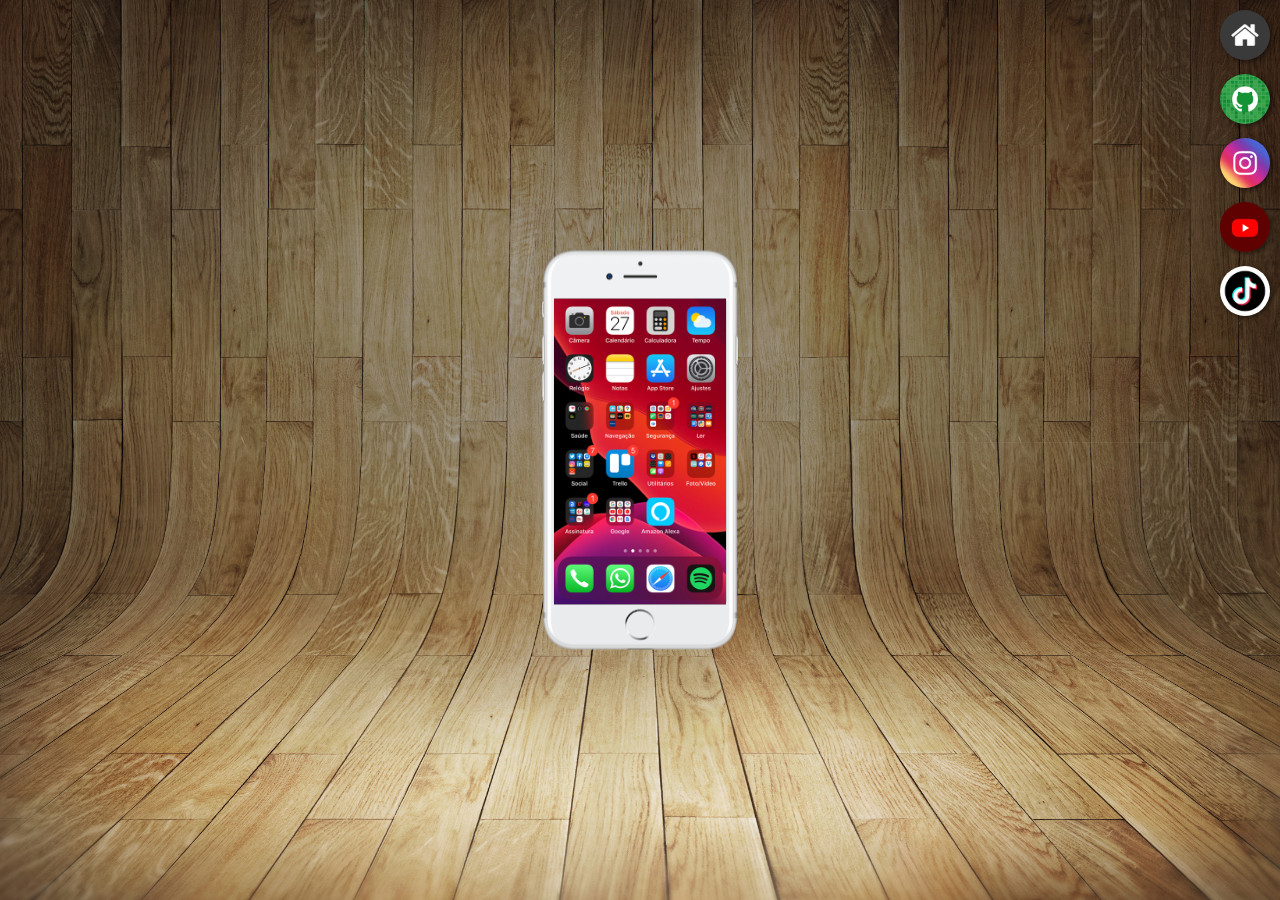
<file: index.html>
<!DOCTYPE html>
<html lang="pt-br">
<head>
    <meta charset="UTF-8">
    <meta name="viewport" content="width=device-width, initial-scale=1.0">
    <link rel="shortcut icon" href="favicon.ico" type="image/x-icon">
    <link rel="stylesheet" href="estilos/style.css">
    <title>Projeto Redes Sociais</title>
</head>
<body>
    <main>
        <section id="telefone">
            <iframe src="home.html" frameborder="0" name="tela" id="tela">
                Seu Navegador não é compatível com isso
            </iframe>
        </section>
        <section id="redes-sociais">
            <a href="home.html" target="tela"><img src="imagens/logo-home.jpg" alt="Home"></a>
            <a href="github.html" target="tela"><img src="imagens/logo-github.jpg" alt="GitHub"></a>
            <a href="instagram.html" target="tela"><img src="imagens/logo-instagram.jpg" alt="Instagram"></a>
            <a href="youtube.html" target="tela"><img src="imagens/logo-youtube.jpg" alt="YouTube"></a>
            <a href="tiktok.html" target="tela"><img src="imagens/logo-tiktok.png" alt="TikTok"></a>
        </section>
    </main>
</body>
</html>
</file>
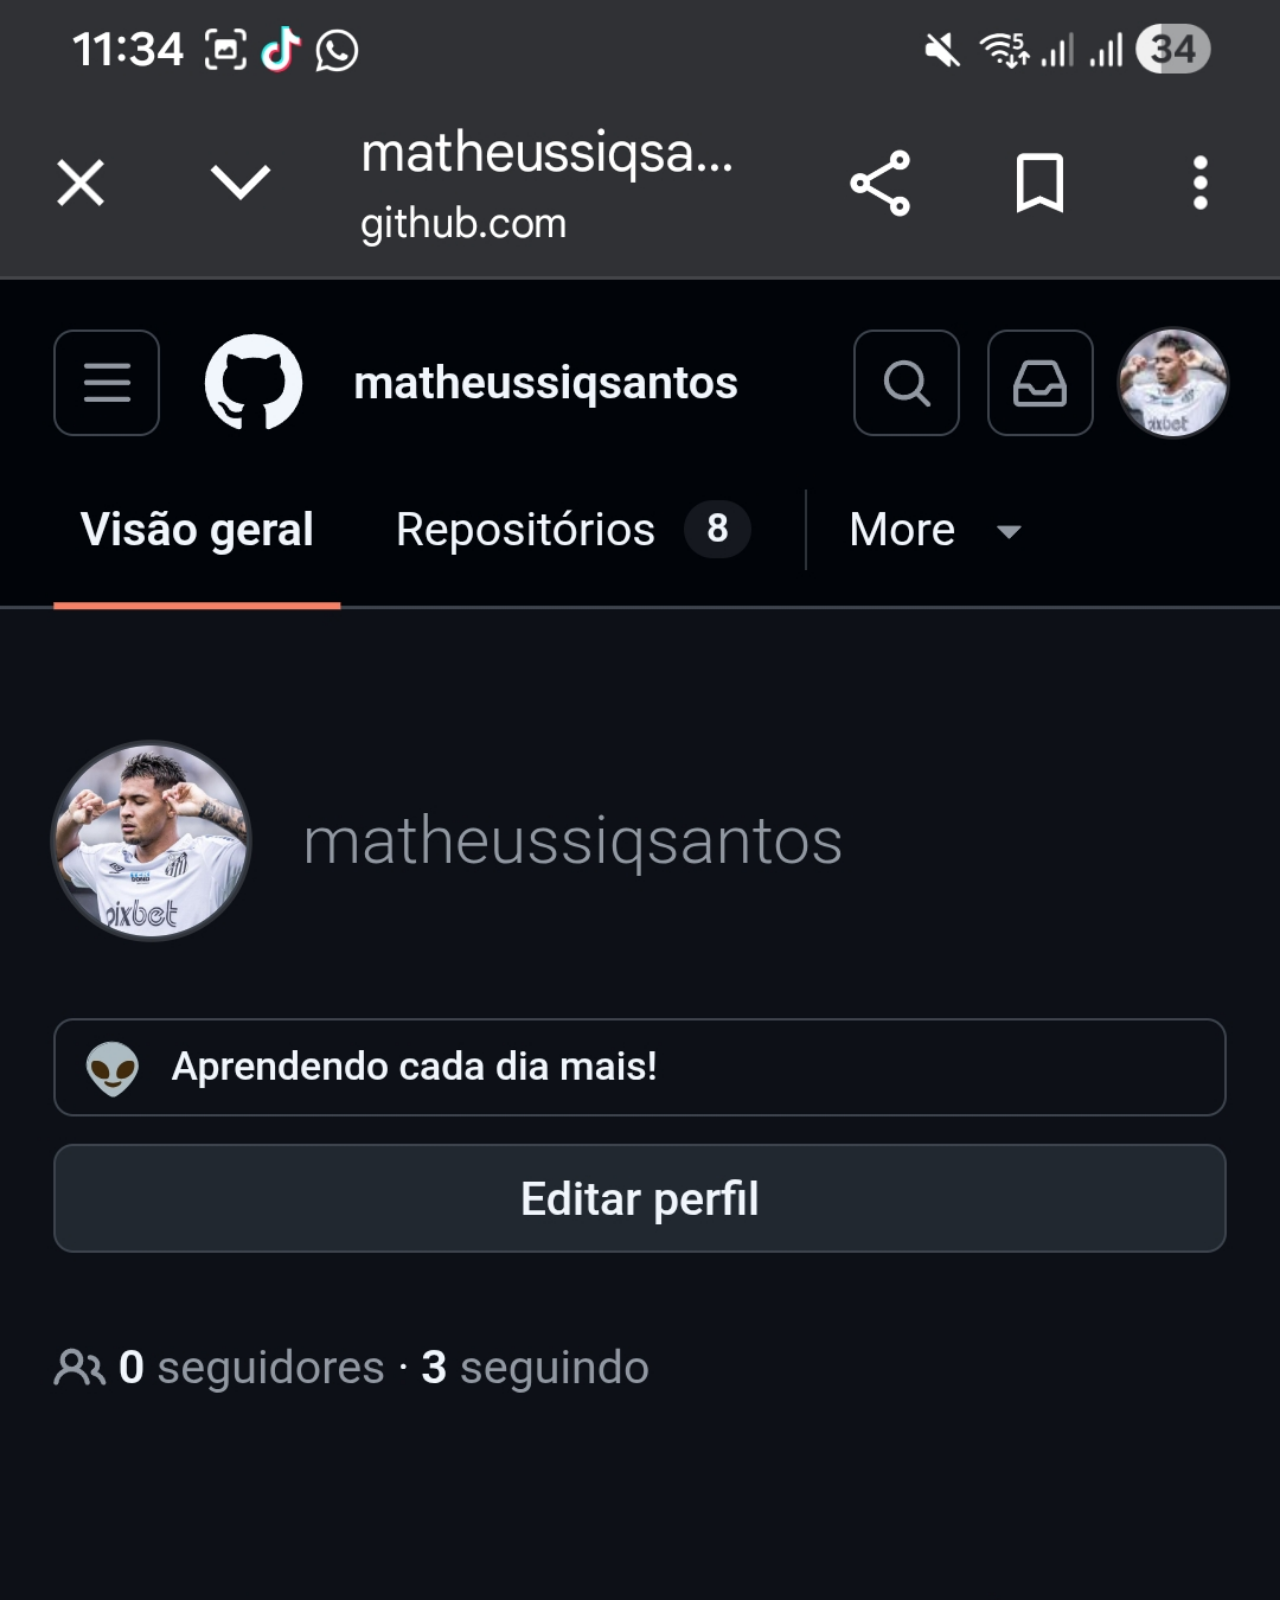
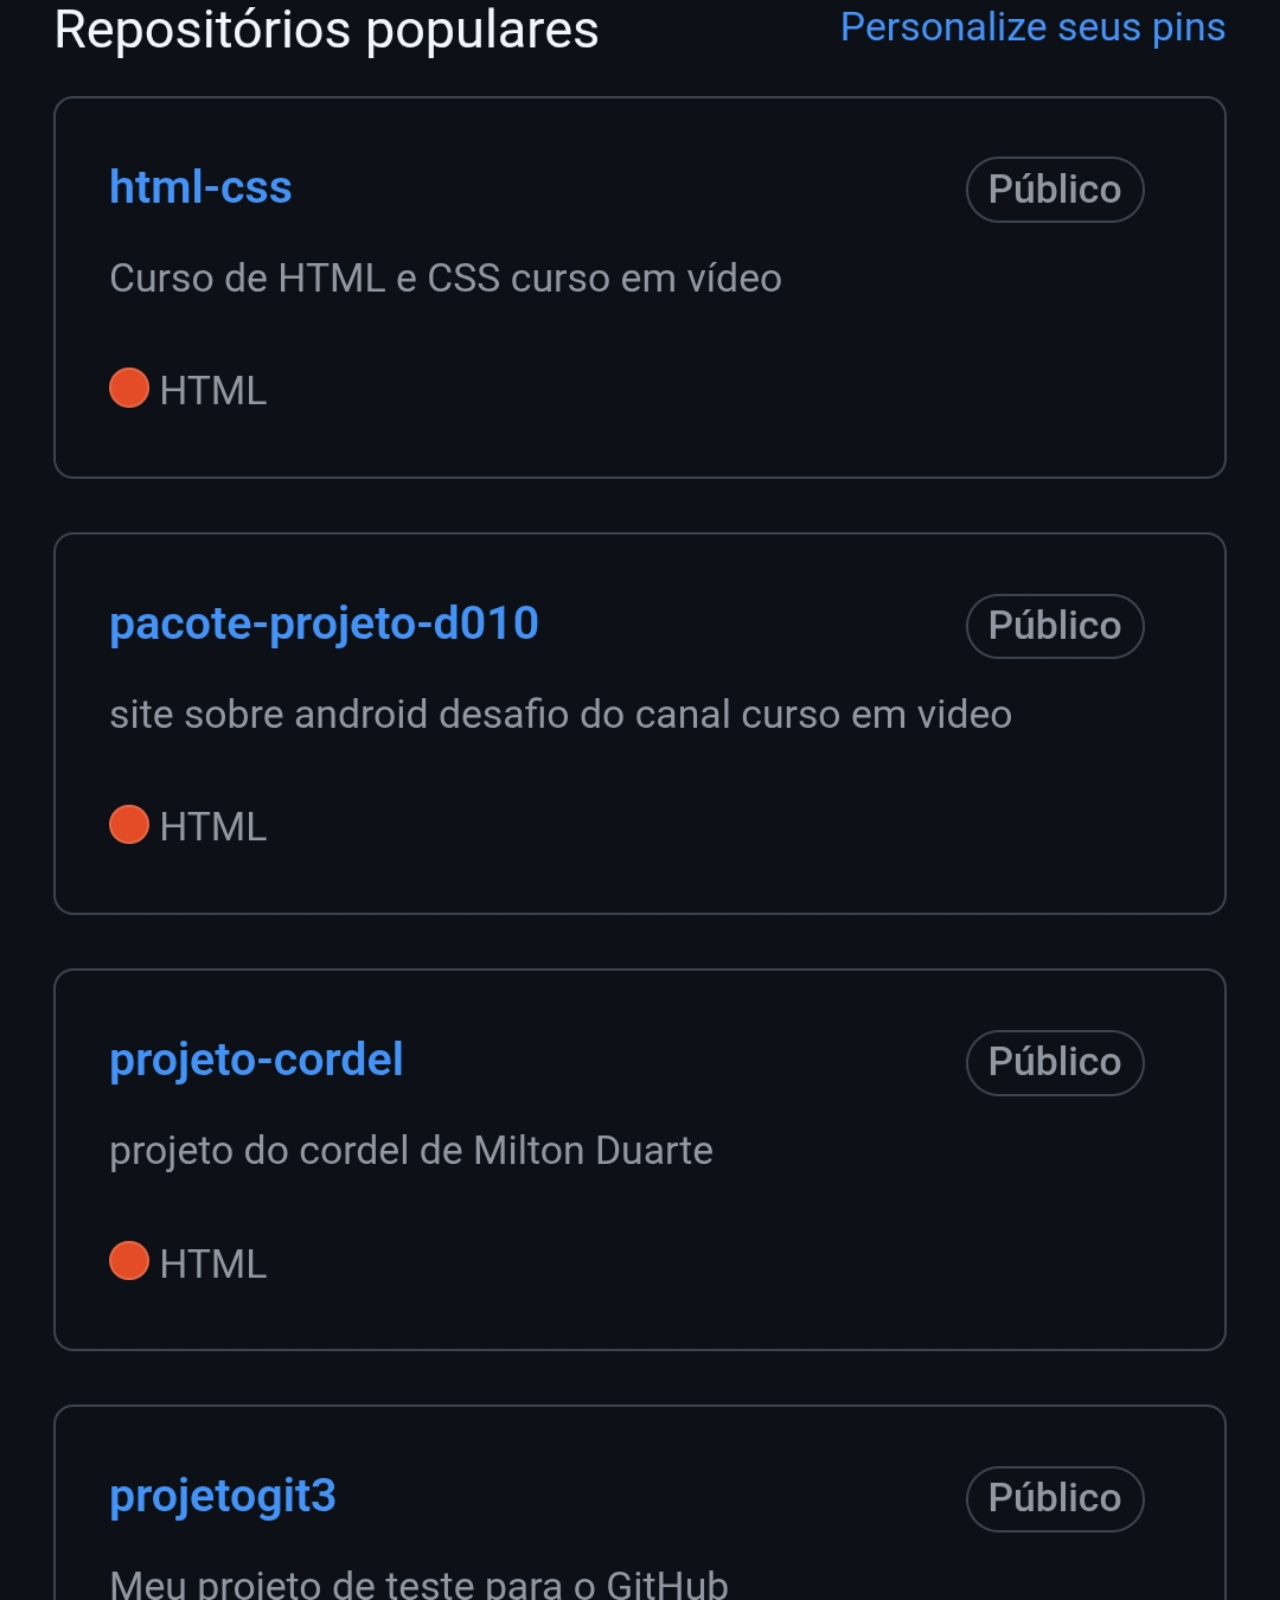
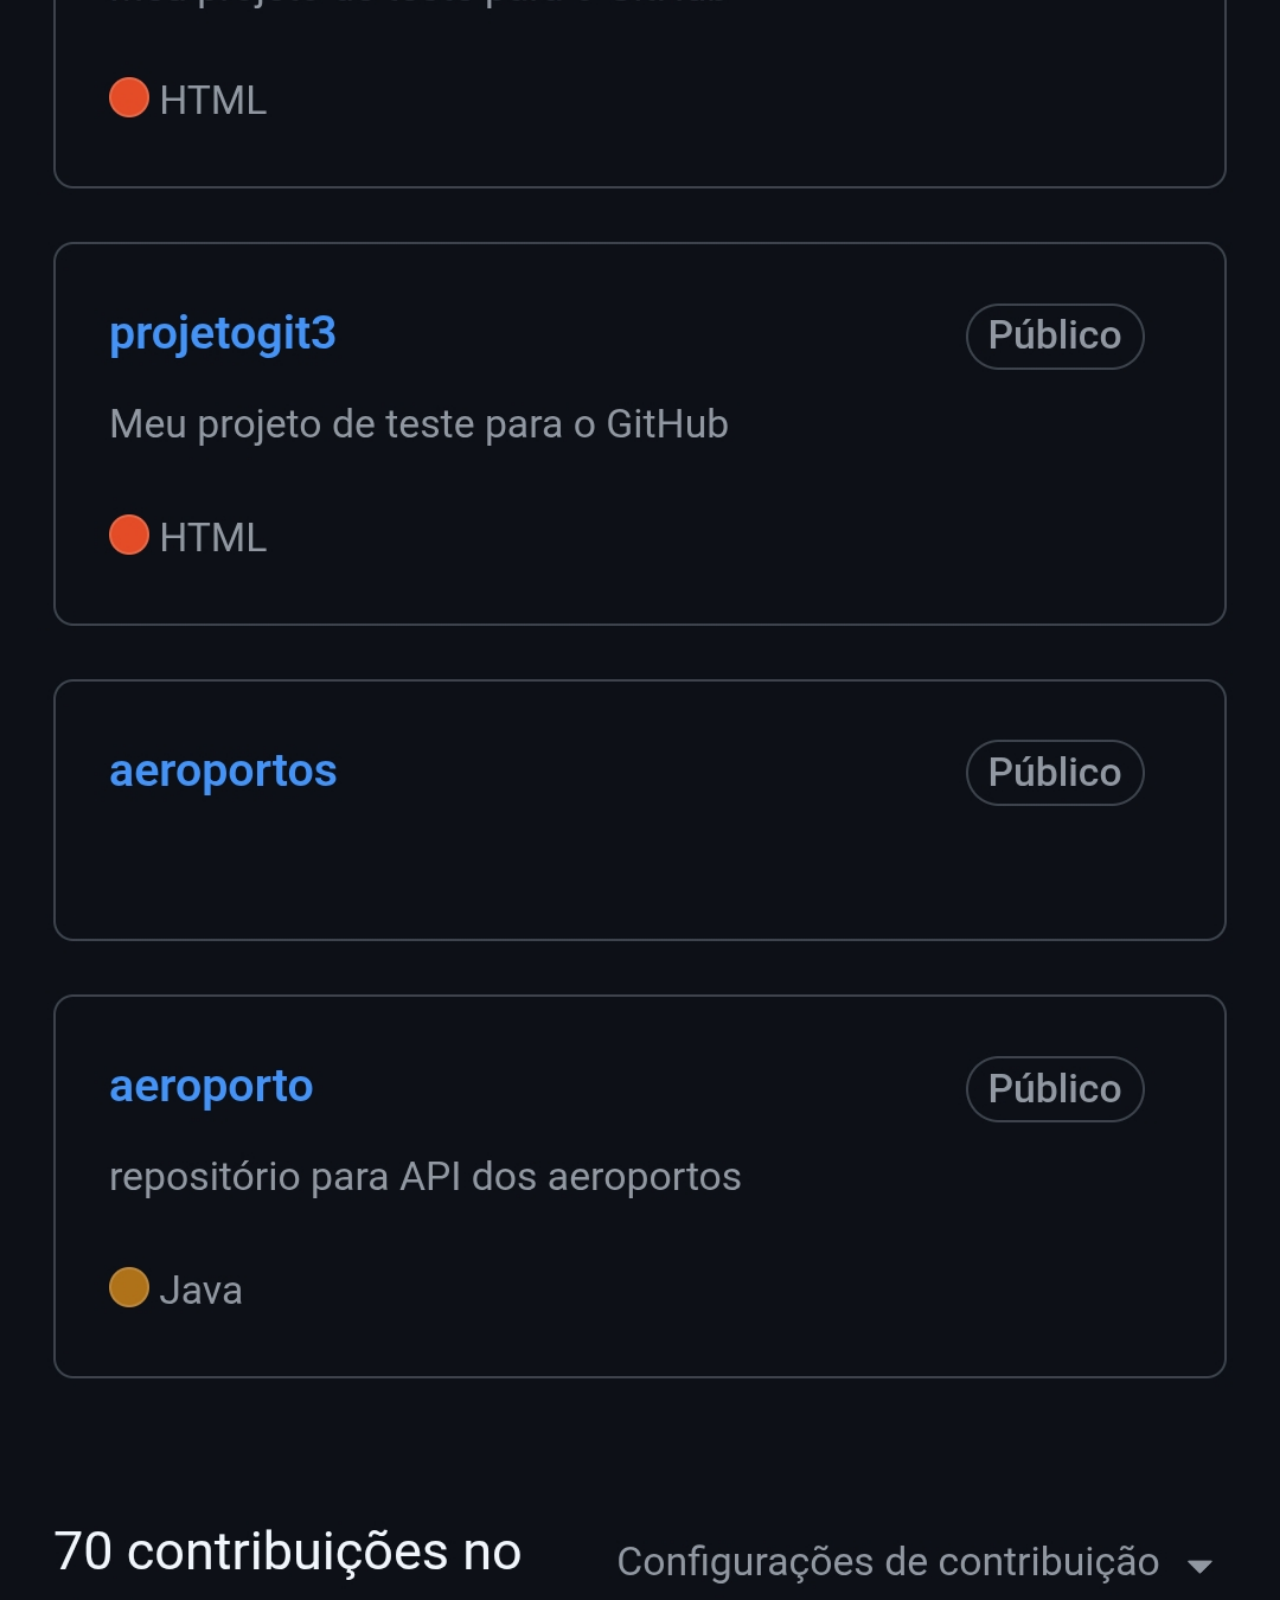
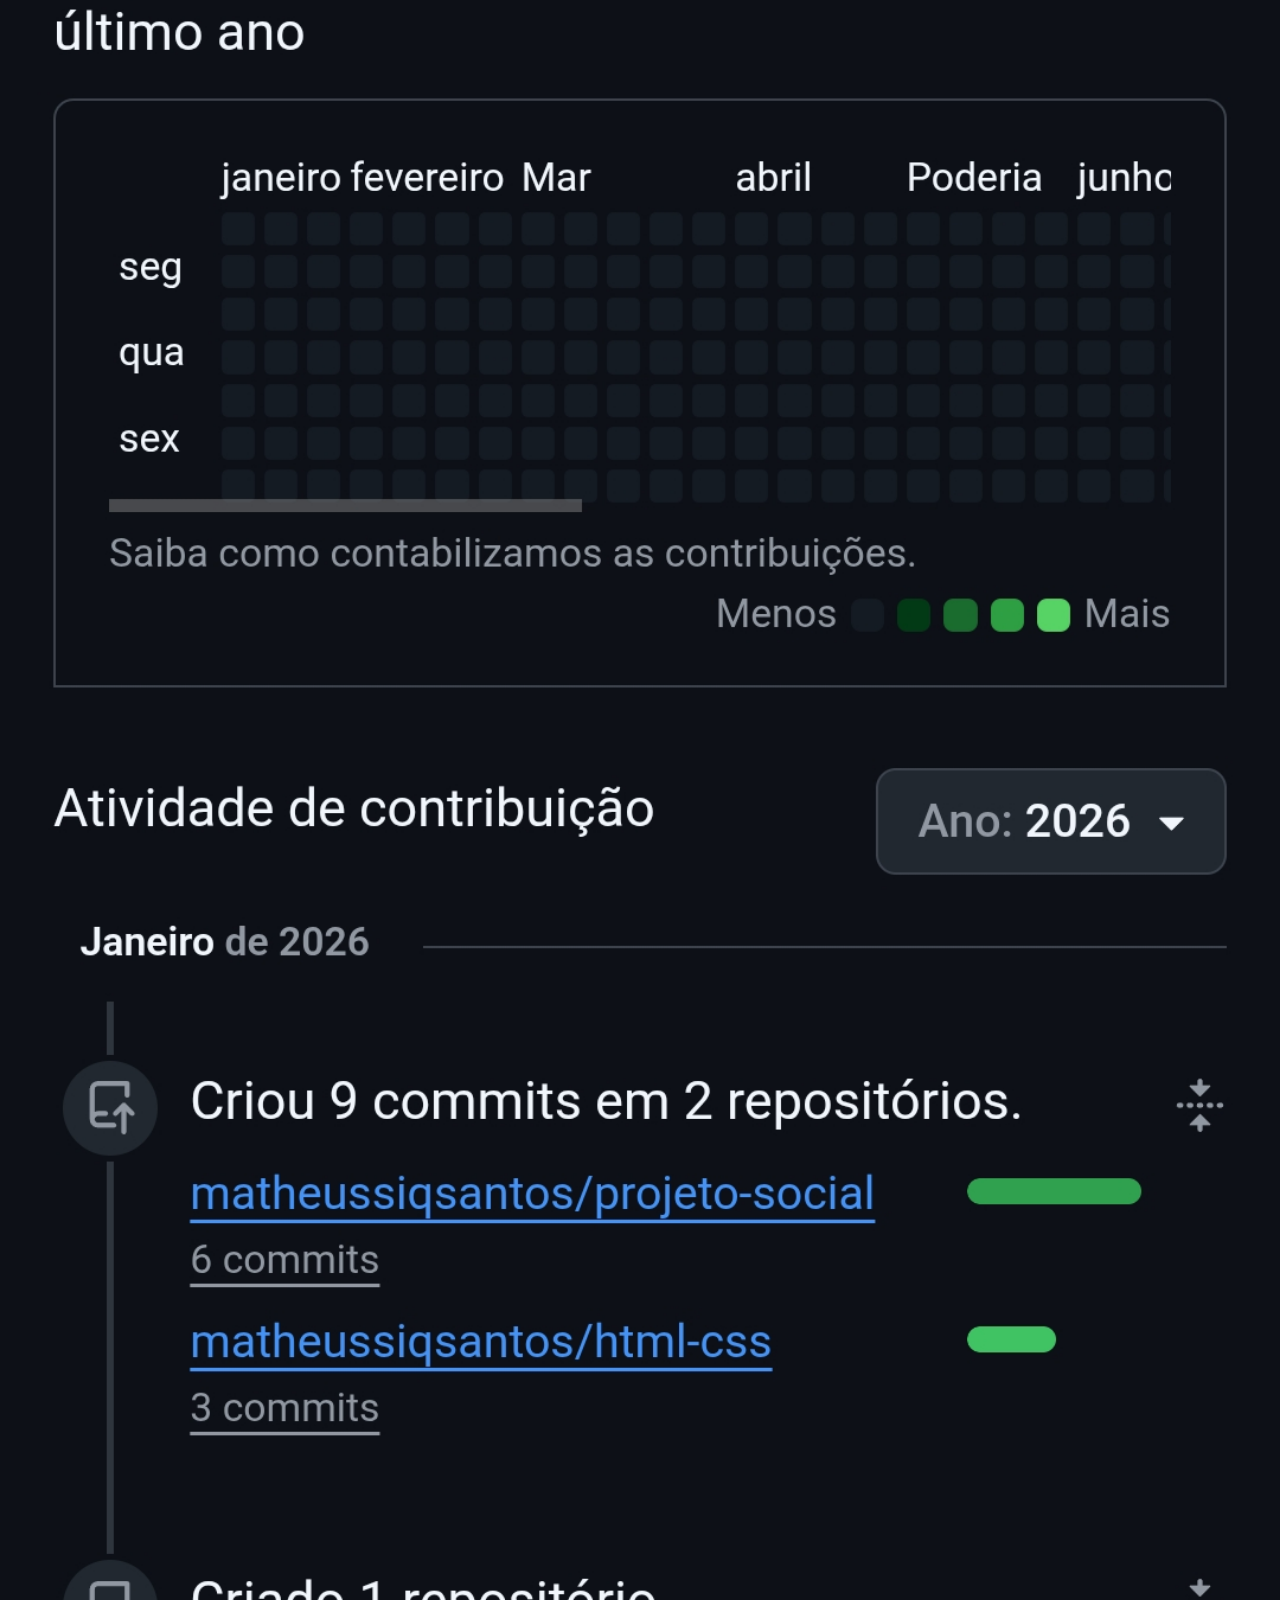
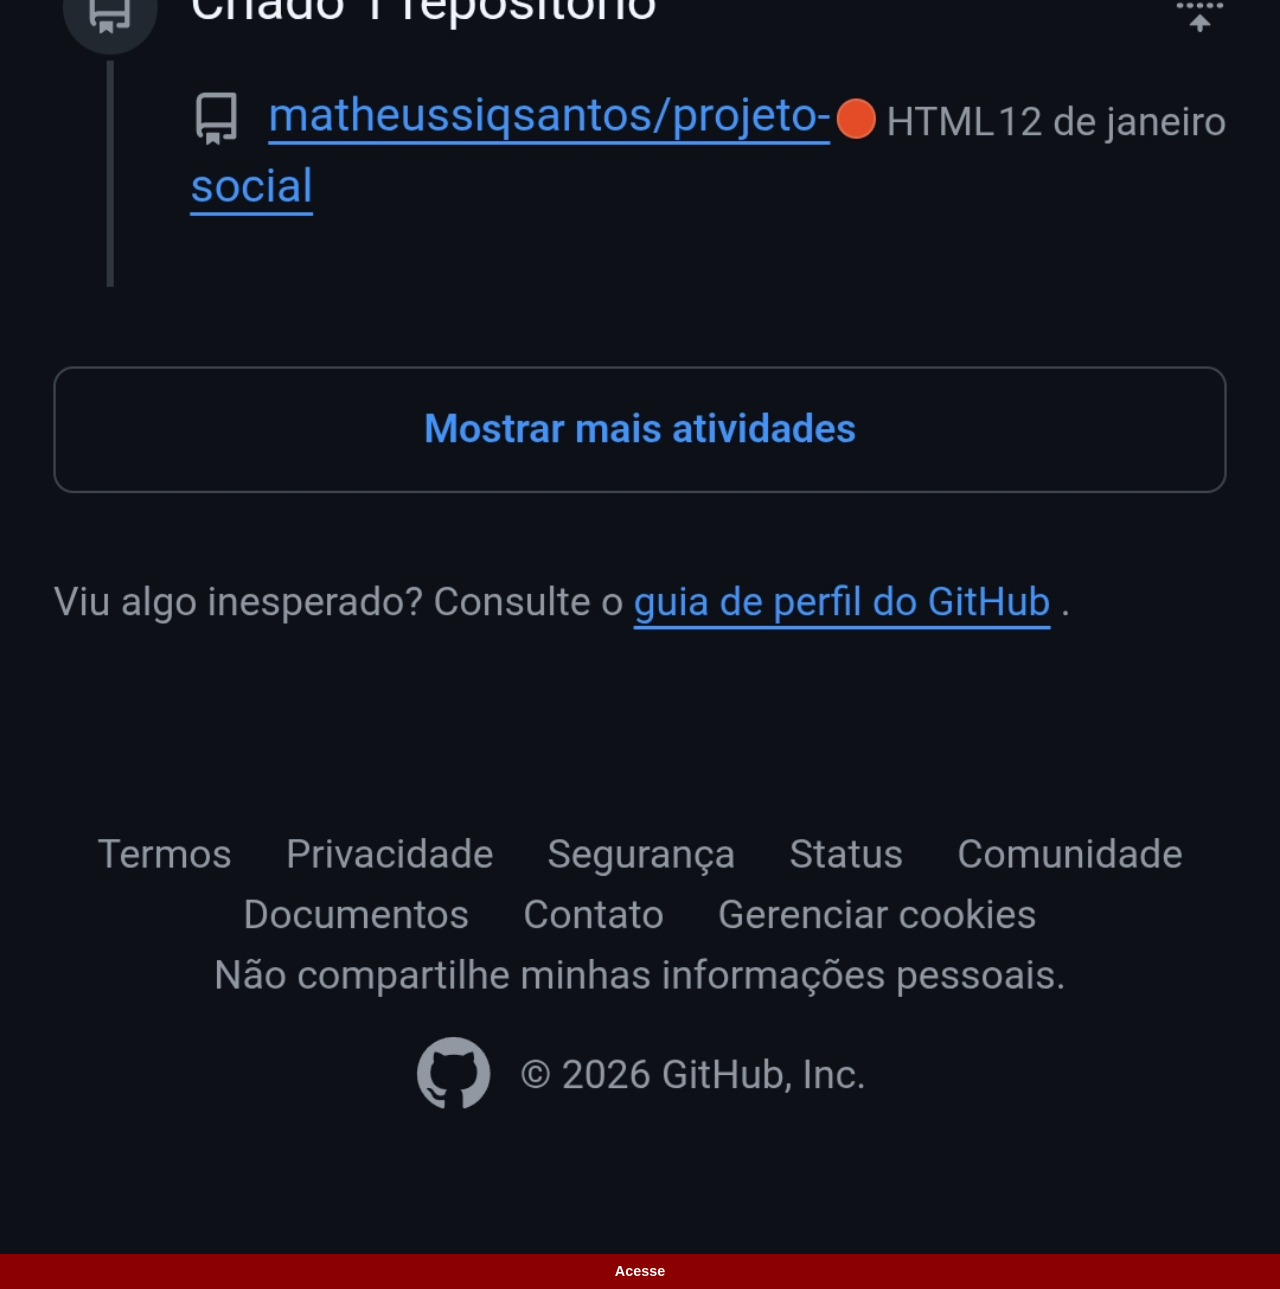
<file: github.html>
<!DOCTYPE html>
<html lang="pt-br">
<head>
    <meta charset="UTF-8">
    <meta name="viewport" content="width=device-width, initial-scale=1.0">
    <title>GitHub</title>
    <link rel="stylesheet" href="estilos/social.css">
</head>
<body>
    <img src="imagens/tela-github.jpg" alt="Github">
    <a href="https://github.com/matheussiqsantos" target="_blank">Acesse</a>
</body>
</html>
</file>
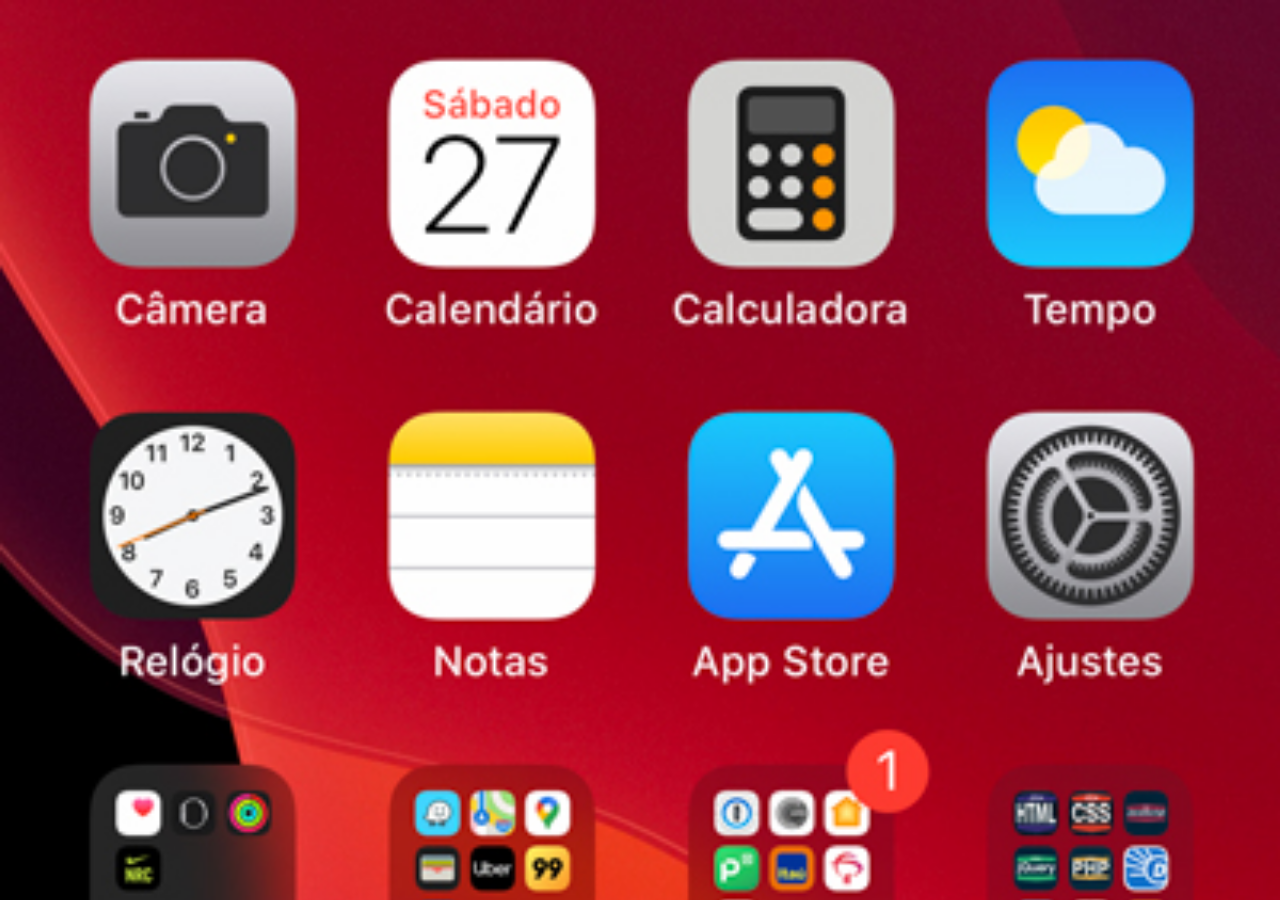
<file: home.html>
<!DOCTYPE html>
<html lang="pt-br">
<head>
    <meta charset="UTF-8">
    <meta name="viewport" content="width=device-width, initial-scale=1.0">
    <title>Home</title>
</head>
<style>
    * {
        margin: 0px;
        padding: 0px;
    }

    body {
        width: 100vw;
        height: 100vh;
        background: black url('imagens/tela-home.jpg') no-repeat top center;
        background-size: cover;
    }
</style>
<body>
    
</body>
</html>
</file>
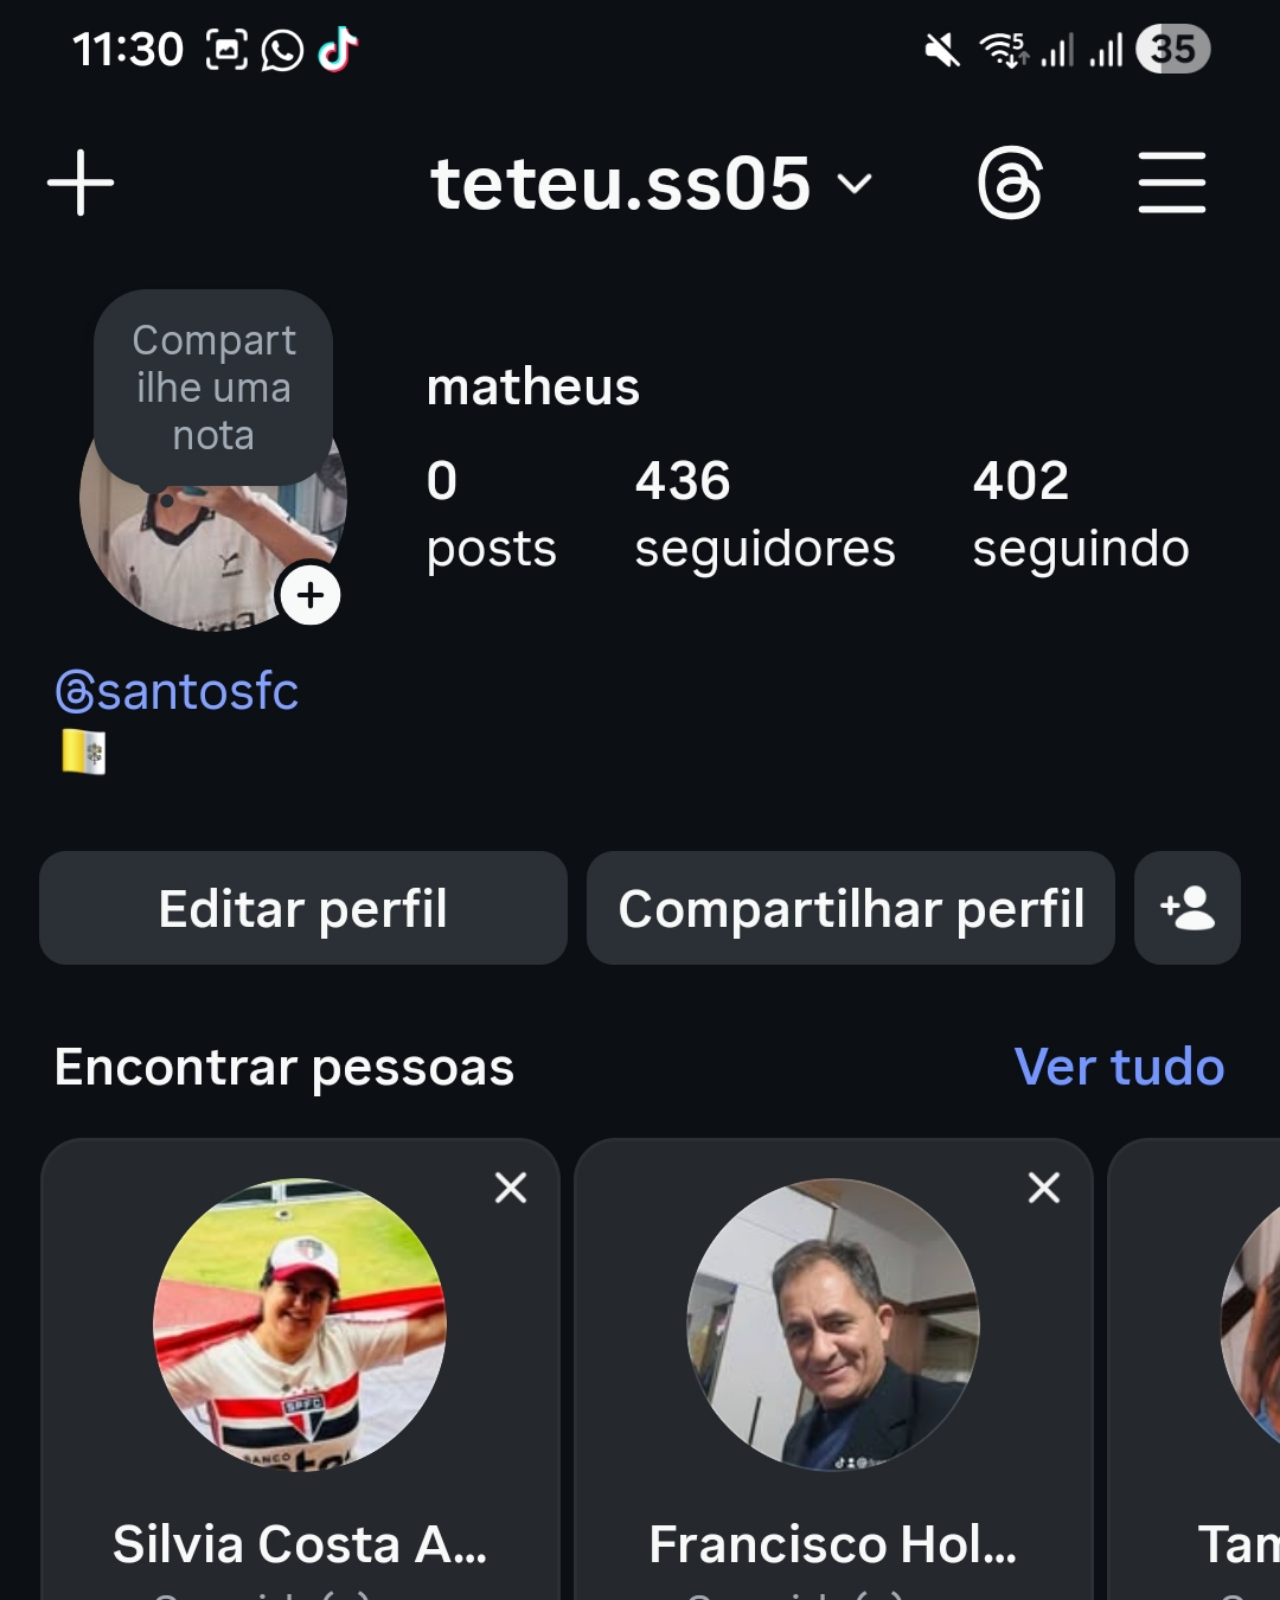
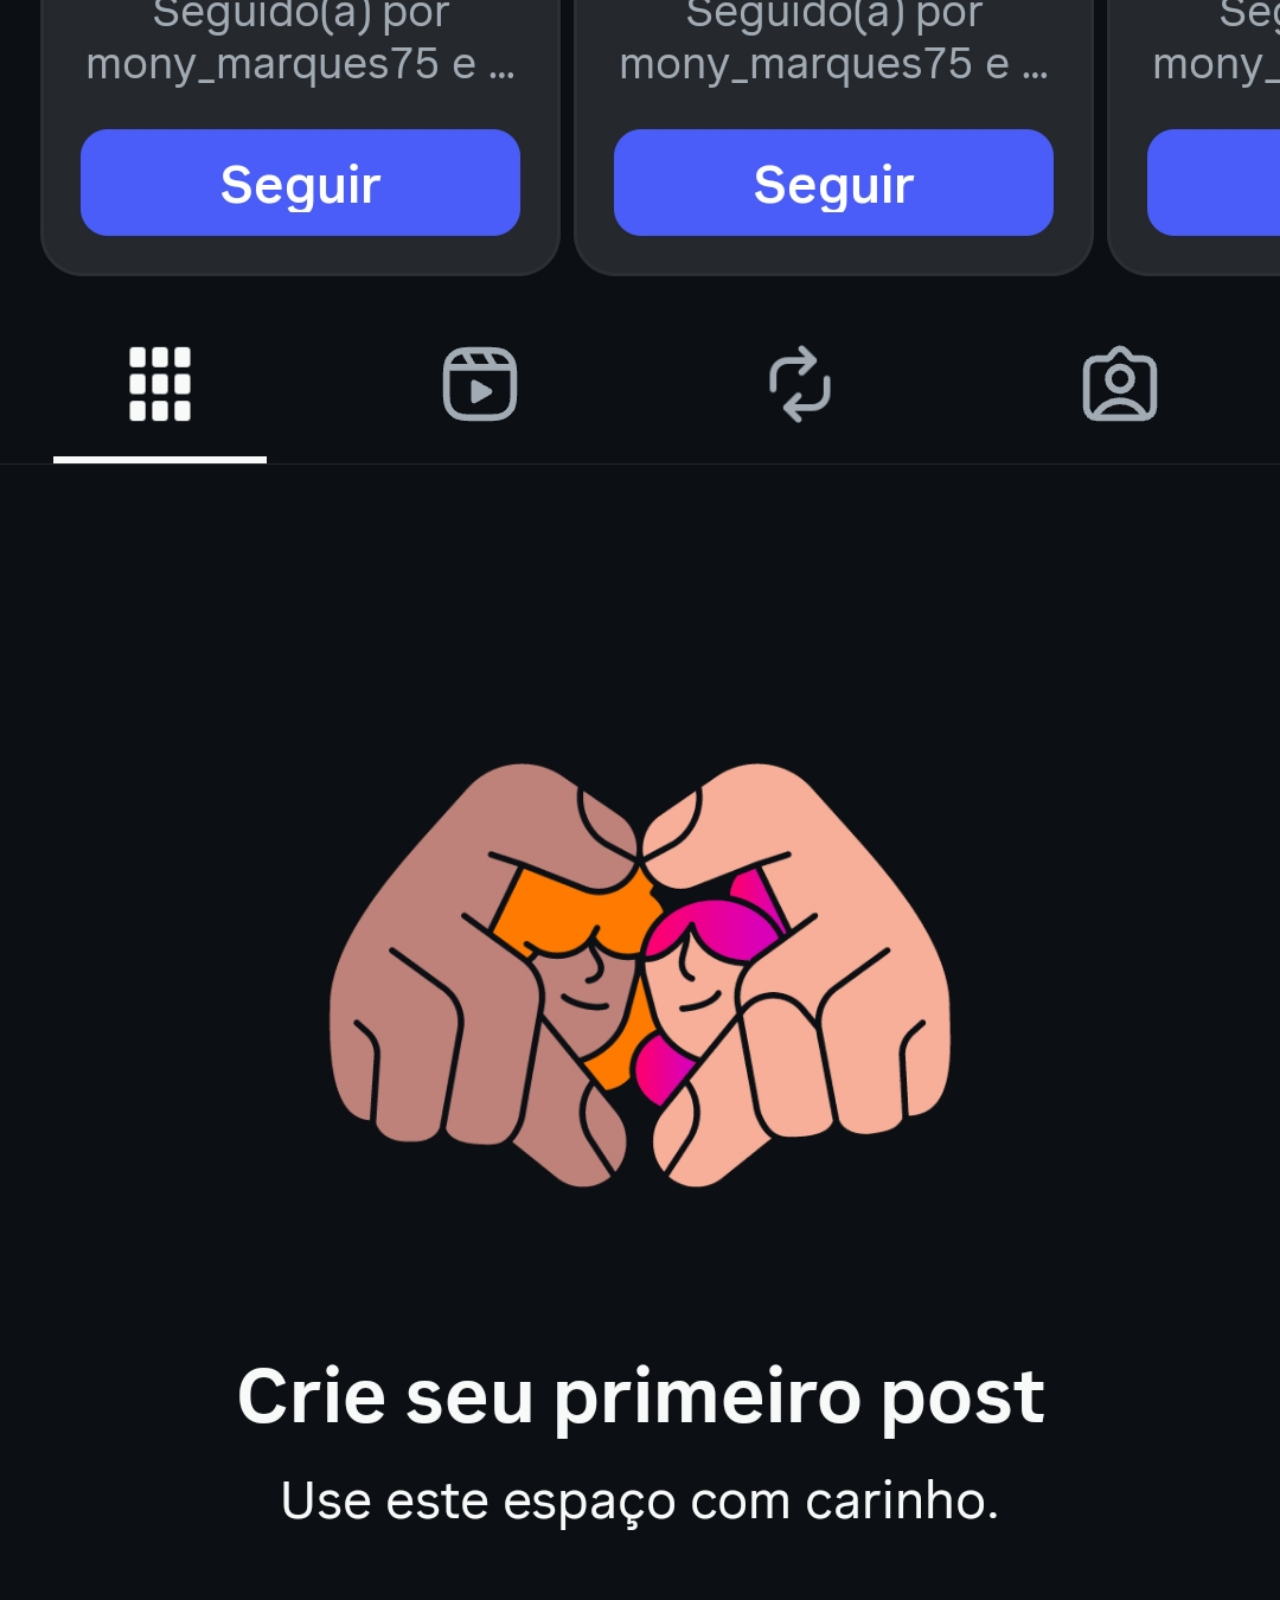
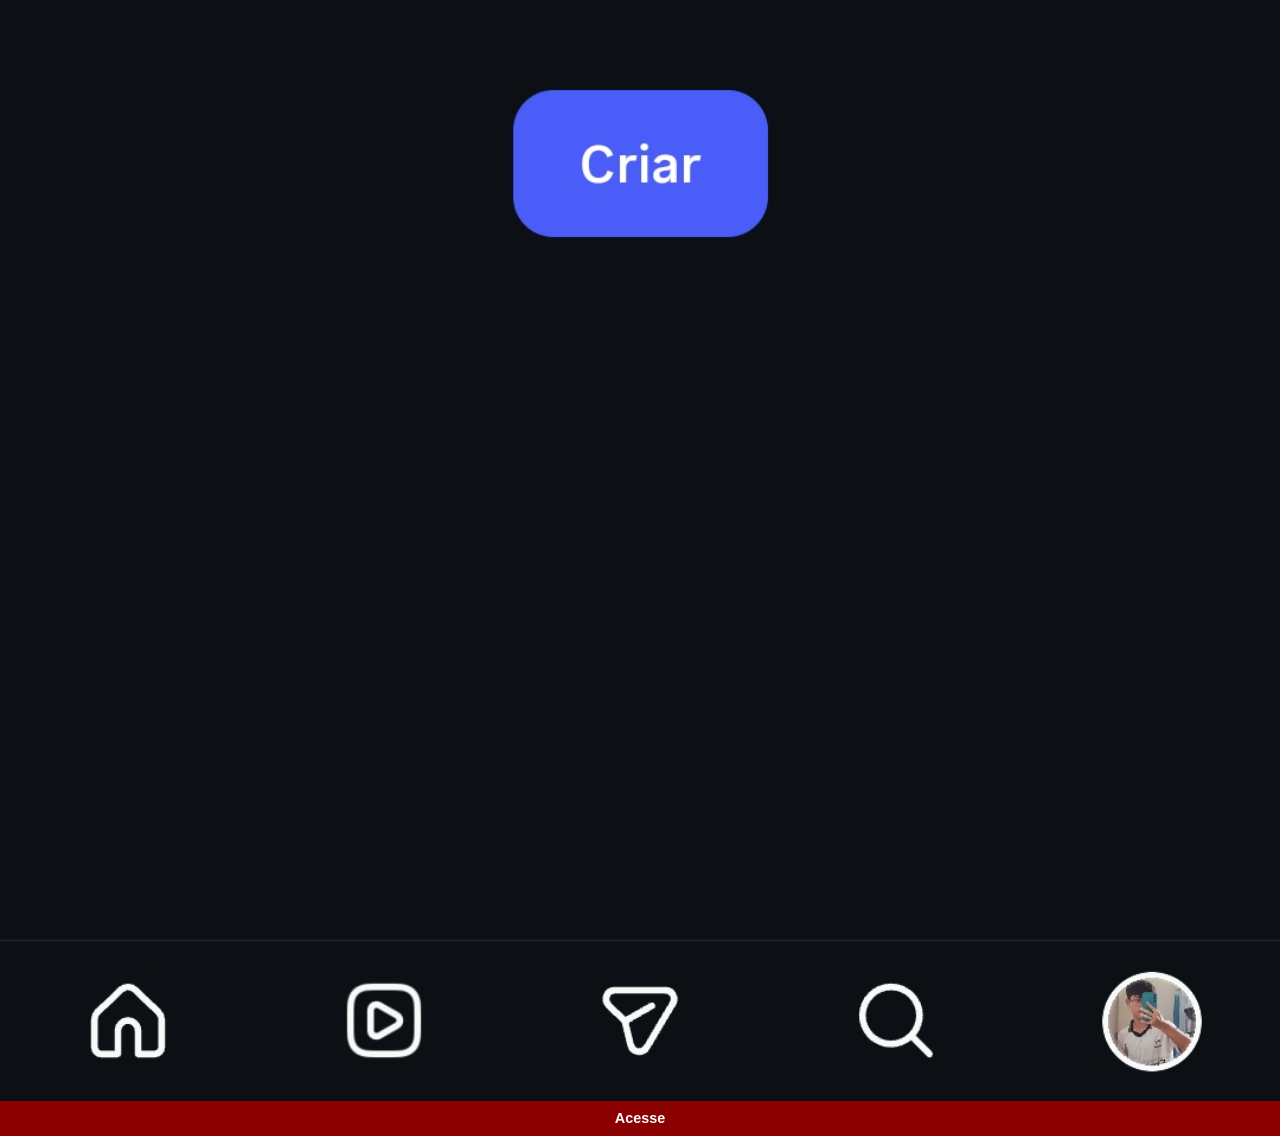
<file: instagram.html>
<!DOCTYPE html>
<html lang="pt-br">
<head>
    <meta charset="UTF-8">
    <meta name="viewport" content="width=device-width, initial-scale=1.0">
    <title>GitHub</title>
    <link rel="stylesheet" href="estilos/social.css">
</head>
<body>
    <img src="imagens/tela-instagram.jpg" alt="Instagram">
    <a href="https://www.instagram.com/teteu.ss05/" target="_blank">Acesse</a>
</body>
</html>
</file>
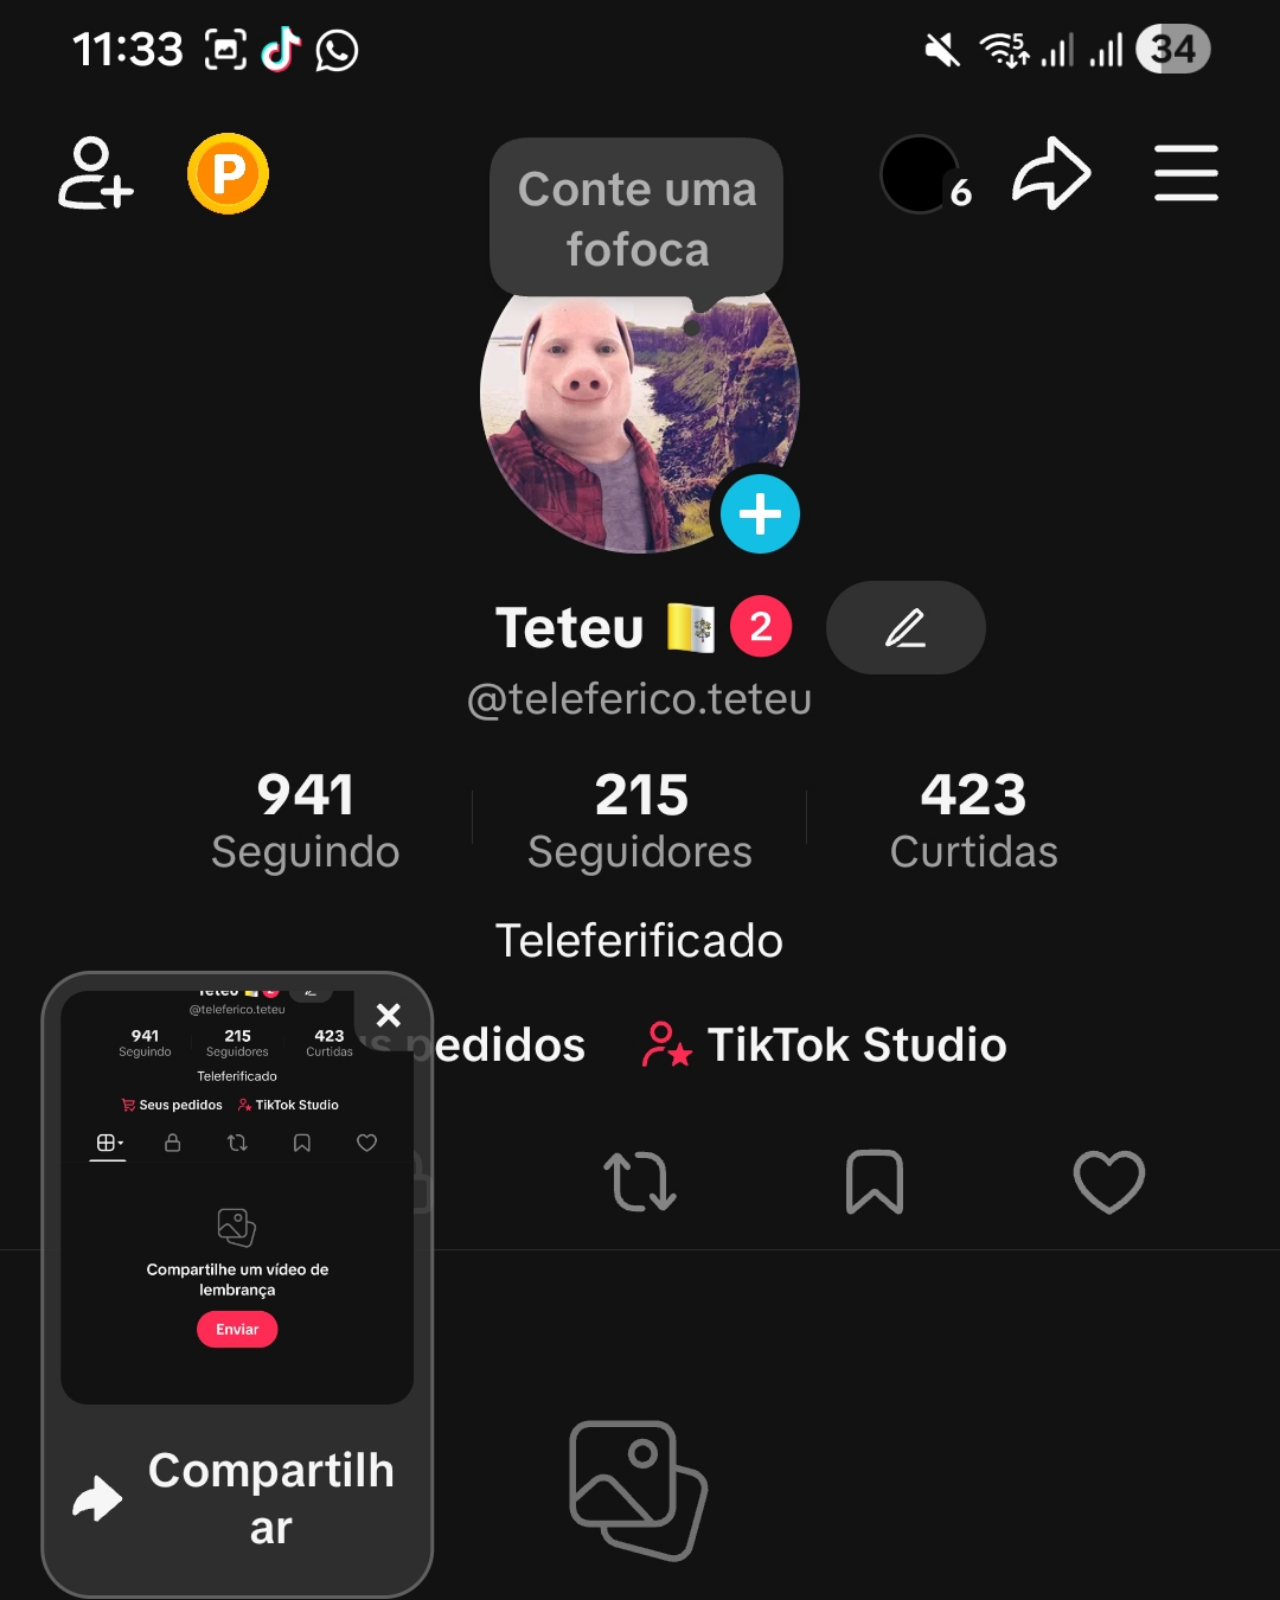
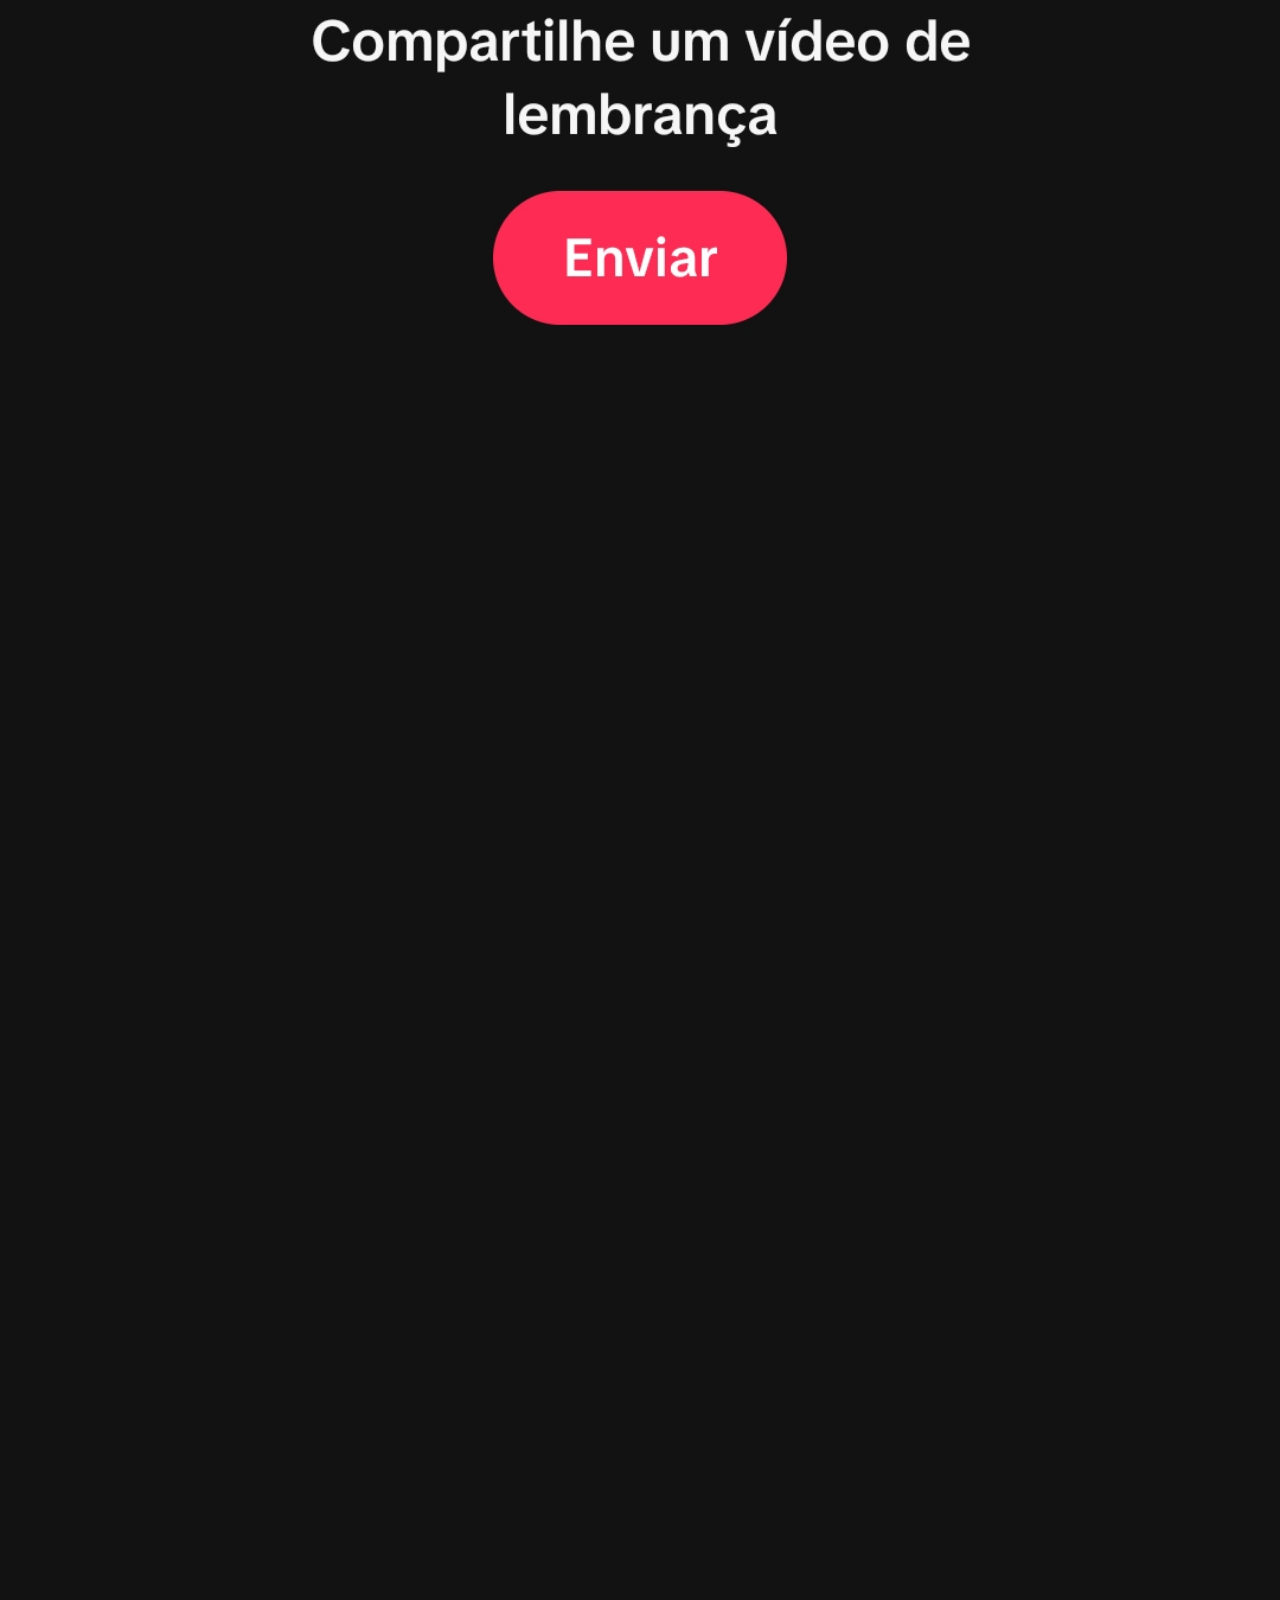
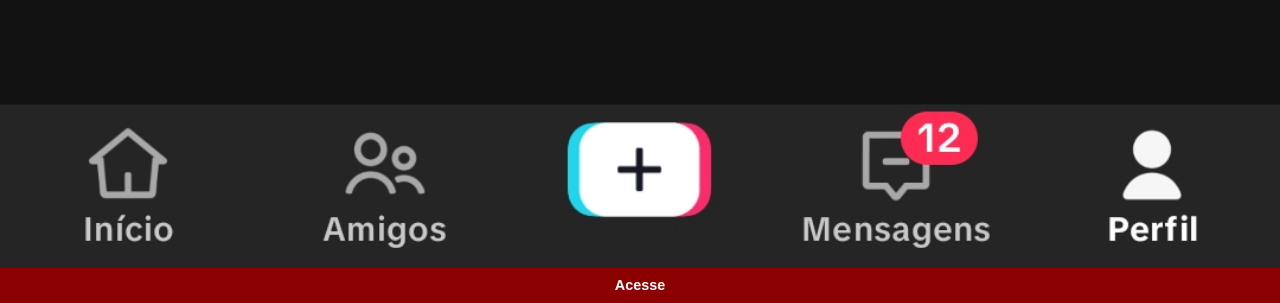
<file: tiktok.html>
<!DOCTYPE html>
<html lang="pt-br">
<head>
    <meta charset="UTF-8">
    <meta name="viewport" content="width=device-width, initial-scale=1.0">
    <title>TikTok</title>
    <link rel="stylesheet" href="estilos/social.css">
</head>
<body>
    <img src="imagens/tela-tiktok.jpg" alt="TikTok">
    <a href="https://www.tiktok.com/@teleferico.teteu?lang=pt-BR" target="_blank">Acesse</a>
</body>
</html>
</file>
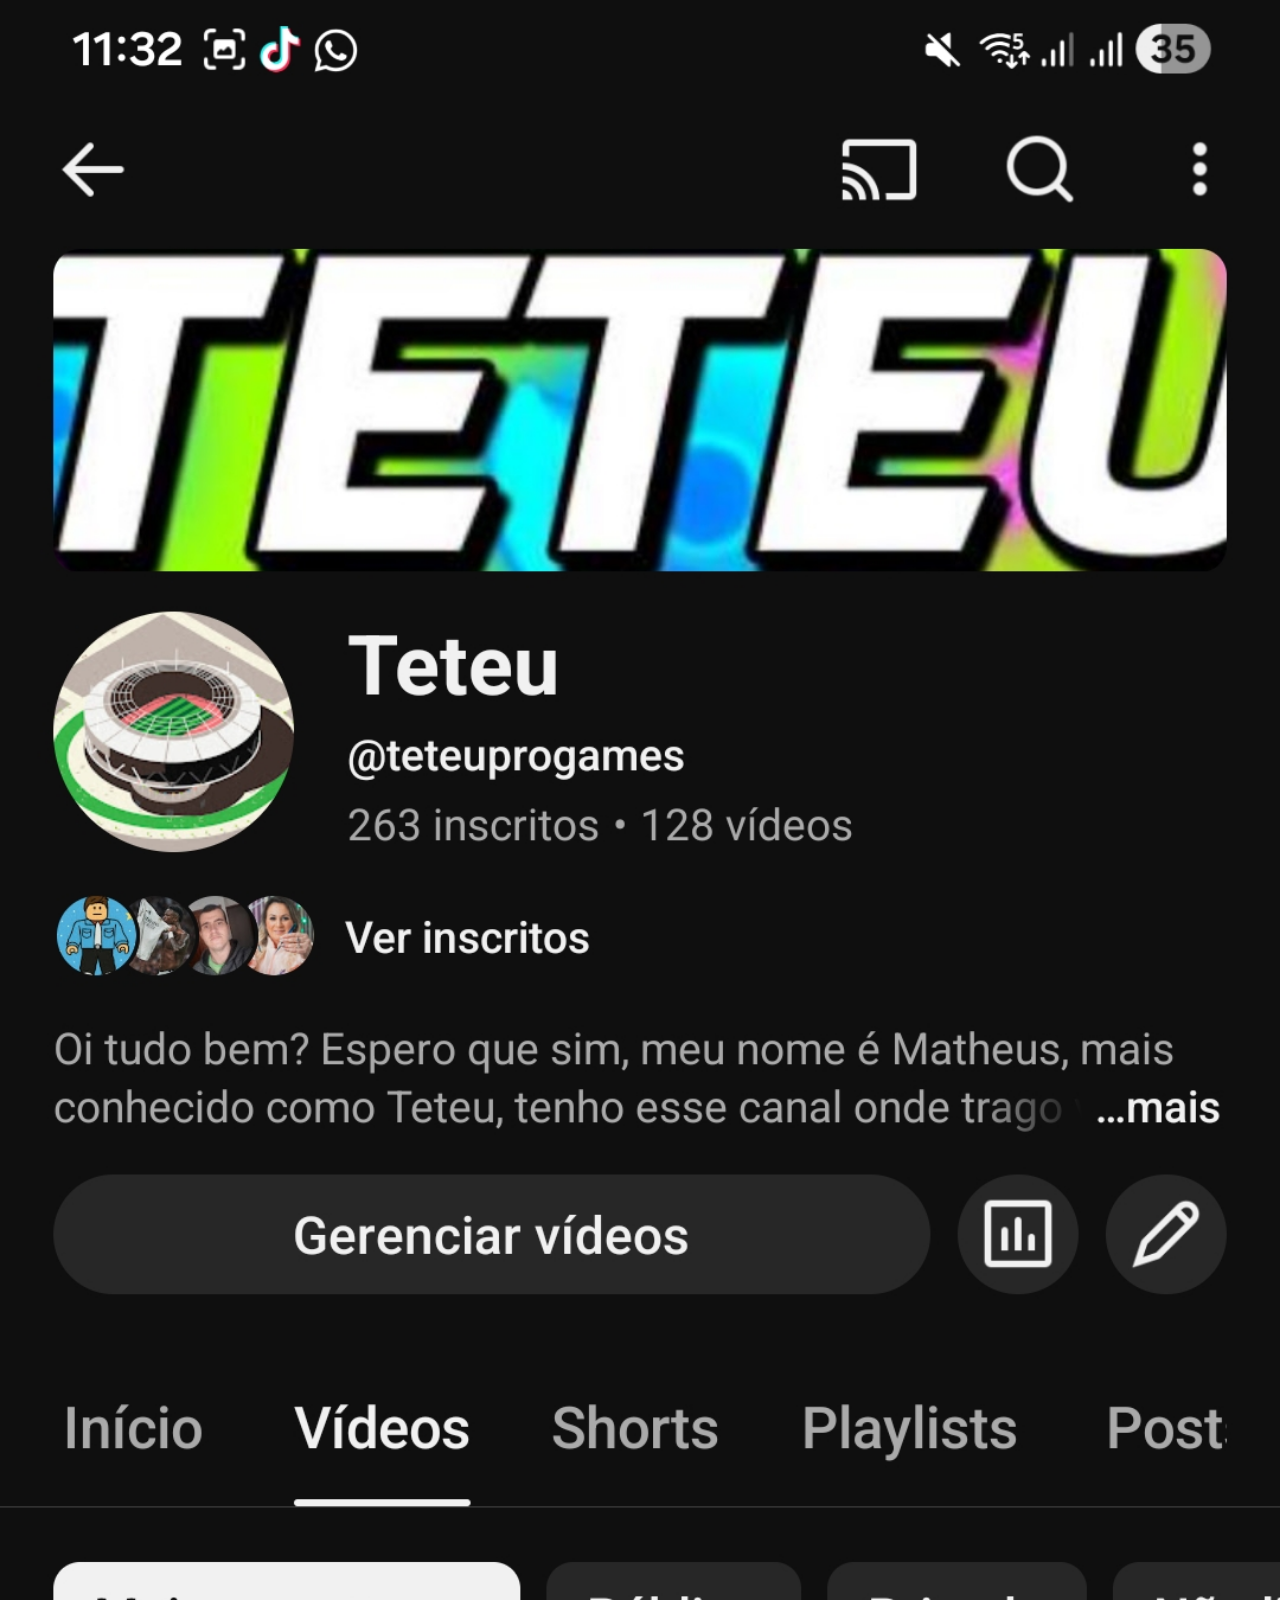
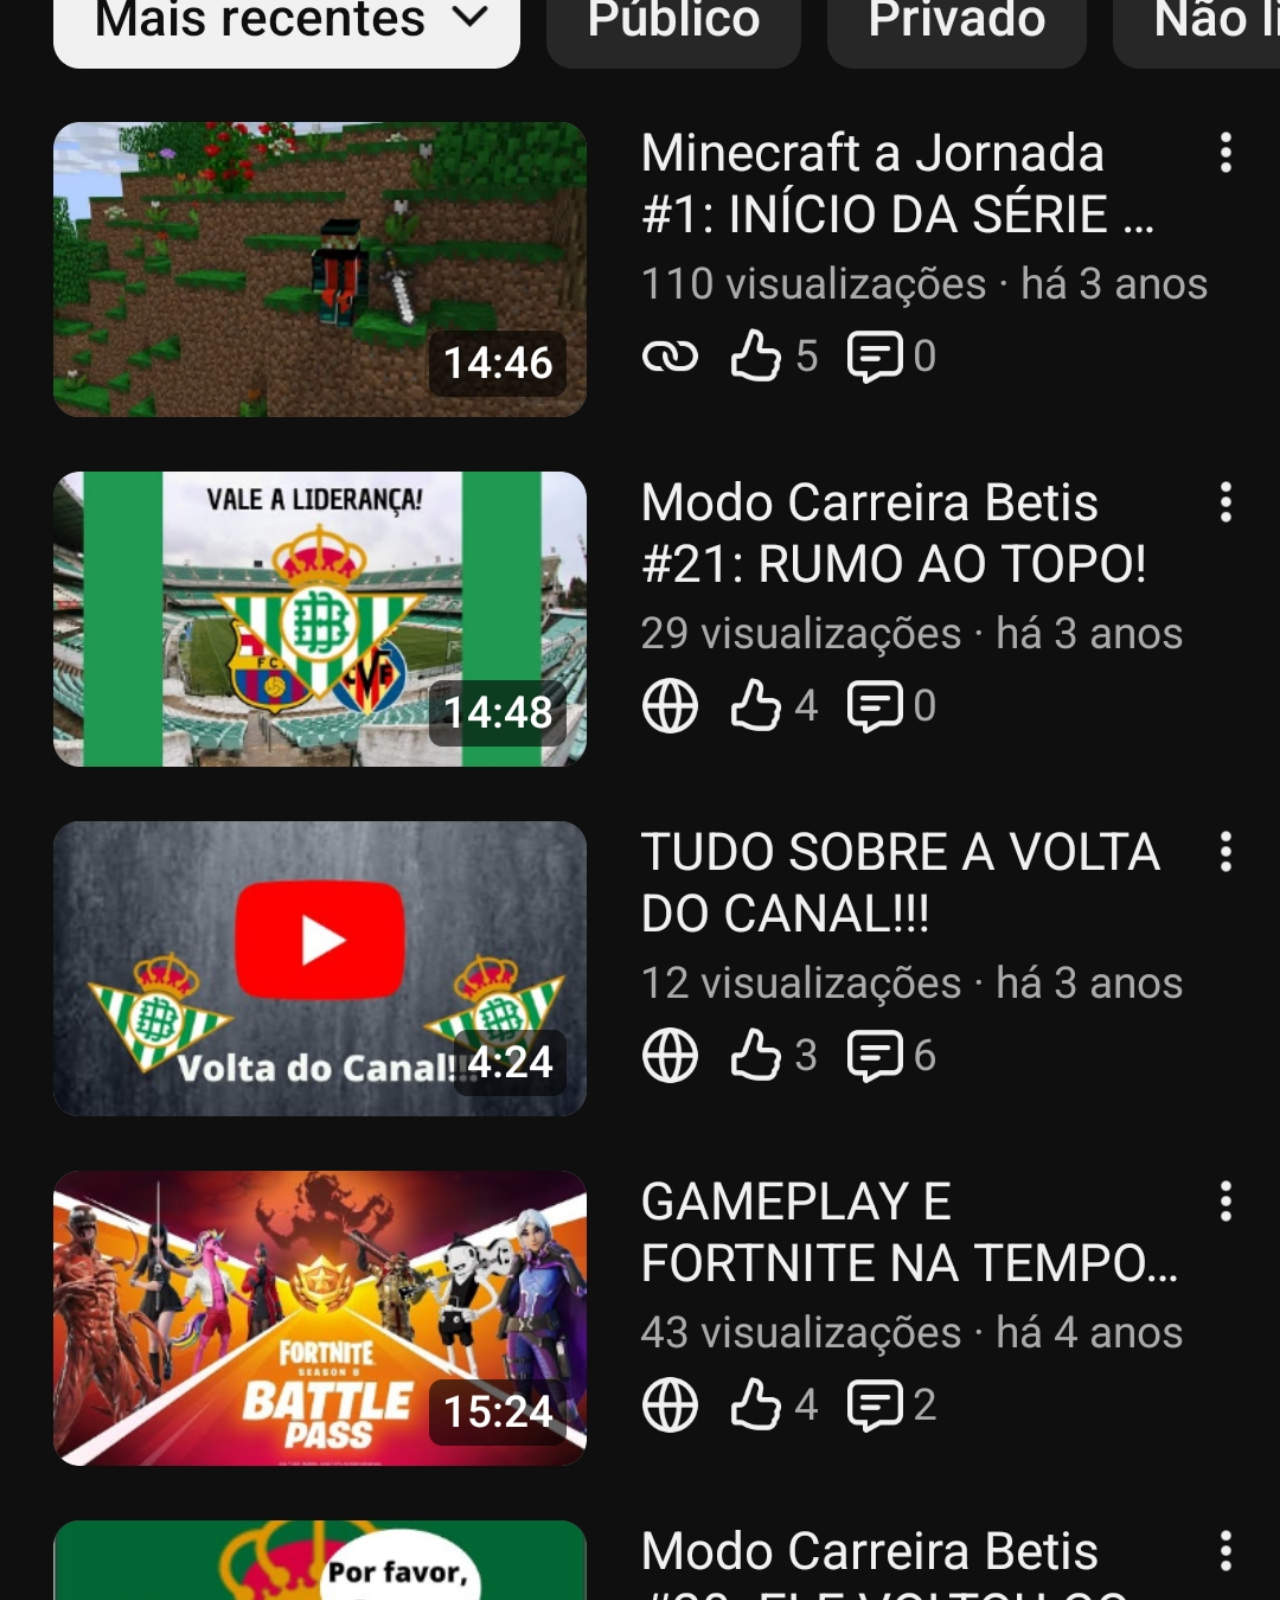
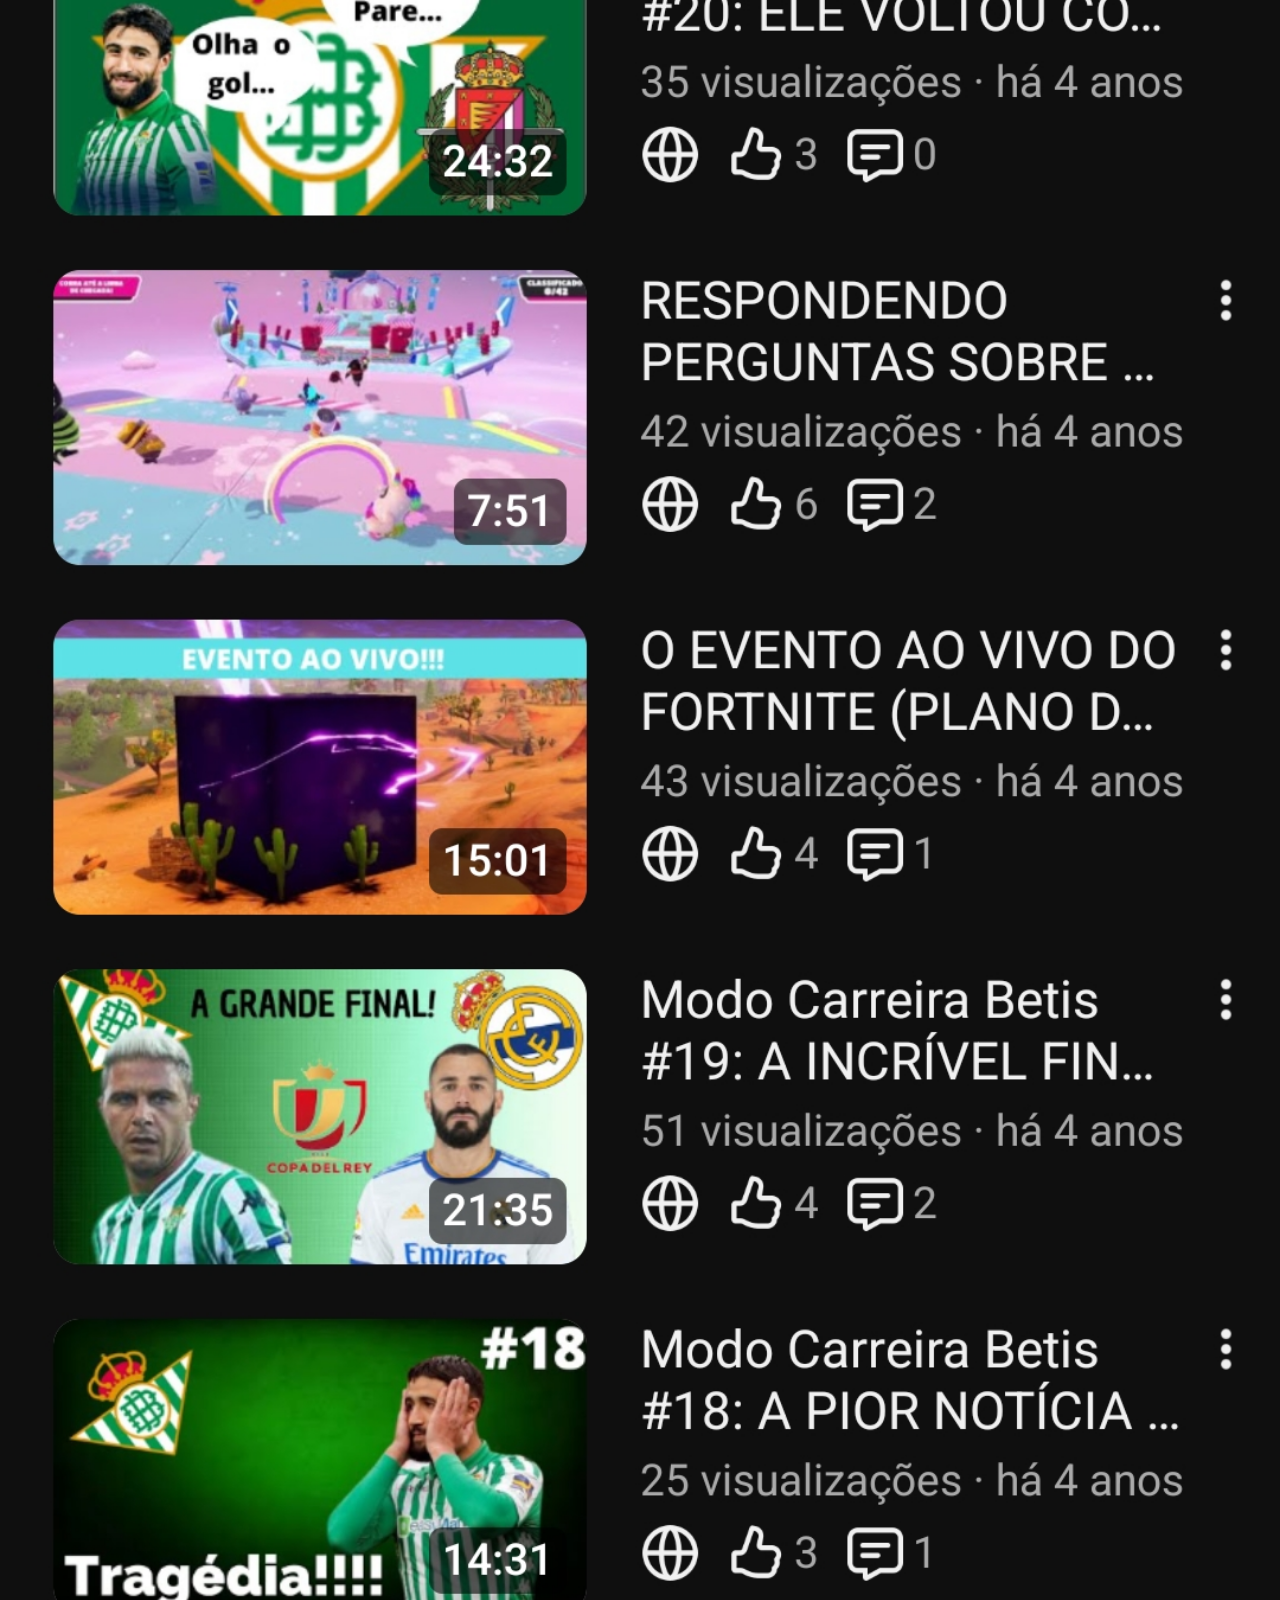
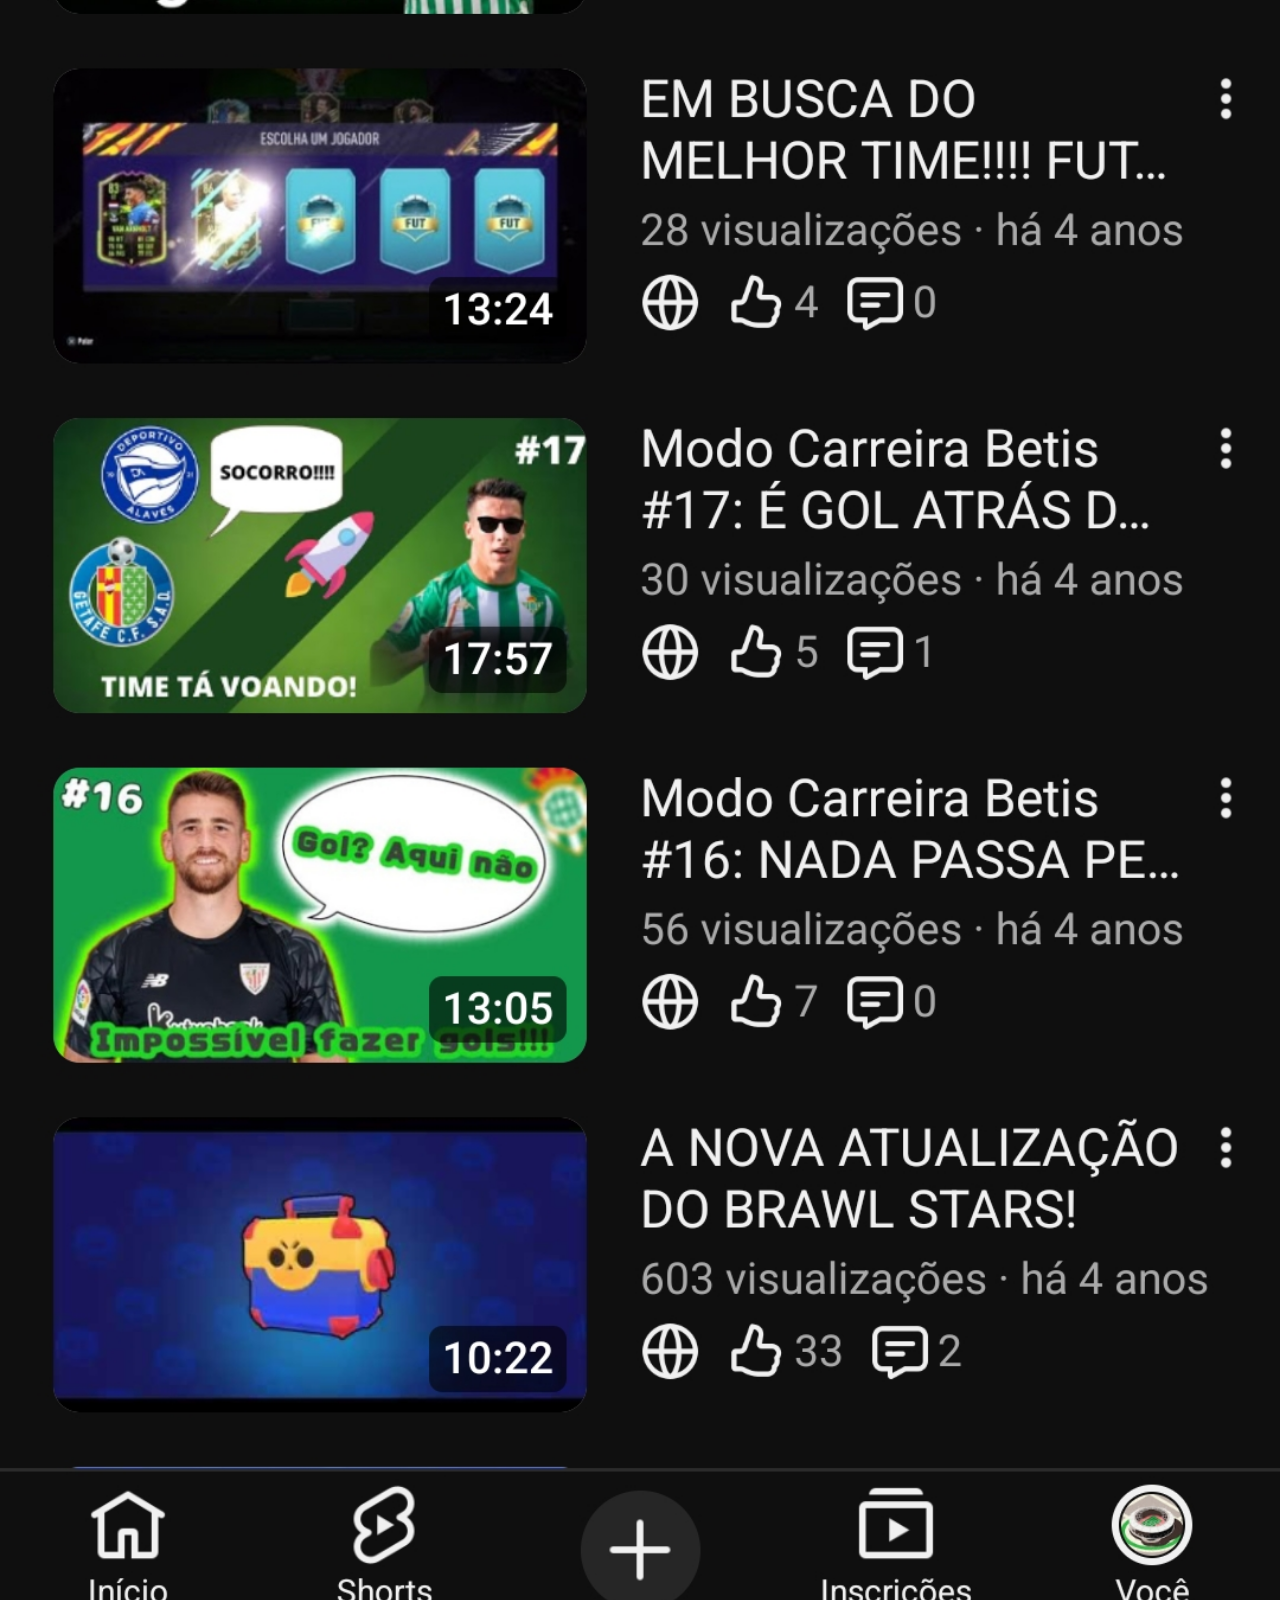
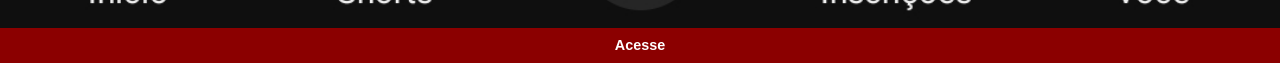
<file: youtube.html>
<!DOCTYPE html>
<html lang="pt-br">
<head>
    <meta charset="UTF-8">
    <meta name="viewport" content="width=device-width, initial-scale=1.0">
    <title>YouTube</title>
    <link rel="stylesheet" href="estilos/social.css">
</head>
<body>
    <img src="imagens/tela-youtube.jpg" alt="YouTube">
    <a href="https://www.youtube.com/@teteuprogames" target="_blank">Acesse</a>
</body>
</html>
</file>
<file: estilos/style.css>
@charset "UTF-8";

* {
    margin: 0px;
    padding: 0px;
    font-family: Arial, Helvetica, sans-serif;
}

html, body {
    height: 100vh;
    width: 100vw;
    background-color: black;
}

body {
    background: url('../imagens/fundo-madeira.jpg') no-repeat
    top center;
    background-size: cover;
    background-attachment: fixed;
}

main {
    height: 100vh;
    width: 100vw;
    position: relative;
}

section#telefone {
    position: absolute;
    top: 50%;
    left: 50%;
    transform: translate(-50%, -50%);
    height: 403px;
    width: 200px;
    background: url('../imagens/frame-iphone-1.png') no-repeat;
}

iframe#tela {
    position: relative;
    top: 50px;
    left: 14px;
    width: 172px;
    height: 306px;
}

section#redes-sociais {
    text-align: right;
    display: flex;
    flex-direction: column;
}

section#redes-sociais img {
    width: 50px;
    height: 50px;
    border-radius: 50%;
    box-shadow: 2px 2px 5px rgba(0, 0, 0, 0.493);
    margin-top: 10px;
    margin-right: 10px;
    transition: ease 0.2s;
    box-sizing: border-box;
}

section#redes-sociais img:hover {
    border: 2px solid rgba(255, 255, 255, 0.699);
}

section#redes-sociais img:active {
    border-color: rgba(255, 255, 0, 0.747);
    transform: scale(0.9);
    transition: .3s;
}
</file>
<file: estilos/social.css>
@charset "UTF-8";
* {
    margin: 0px;
    padding: 0px;
}

::-webkit-scrollbar {
    width: 0px;
    height: 0px;
}

img {
    width: 100vw;
}

a {
    display: block;
    background-color: darkred;
    font-family: Arial, Helvetica, sans-serif;
    font-size: 0.9em;
    margin-top: -5px;
    padding: 10px;
    font-family: Arial, Helvetica, sans-serif;
    font-size: 0.9em;
    text-align: center;
    text-decoration: none;
    font-weight: bold;
    color: white;
}

a:hover {
    background-color: red;
}
</file>
